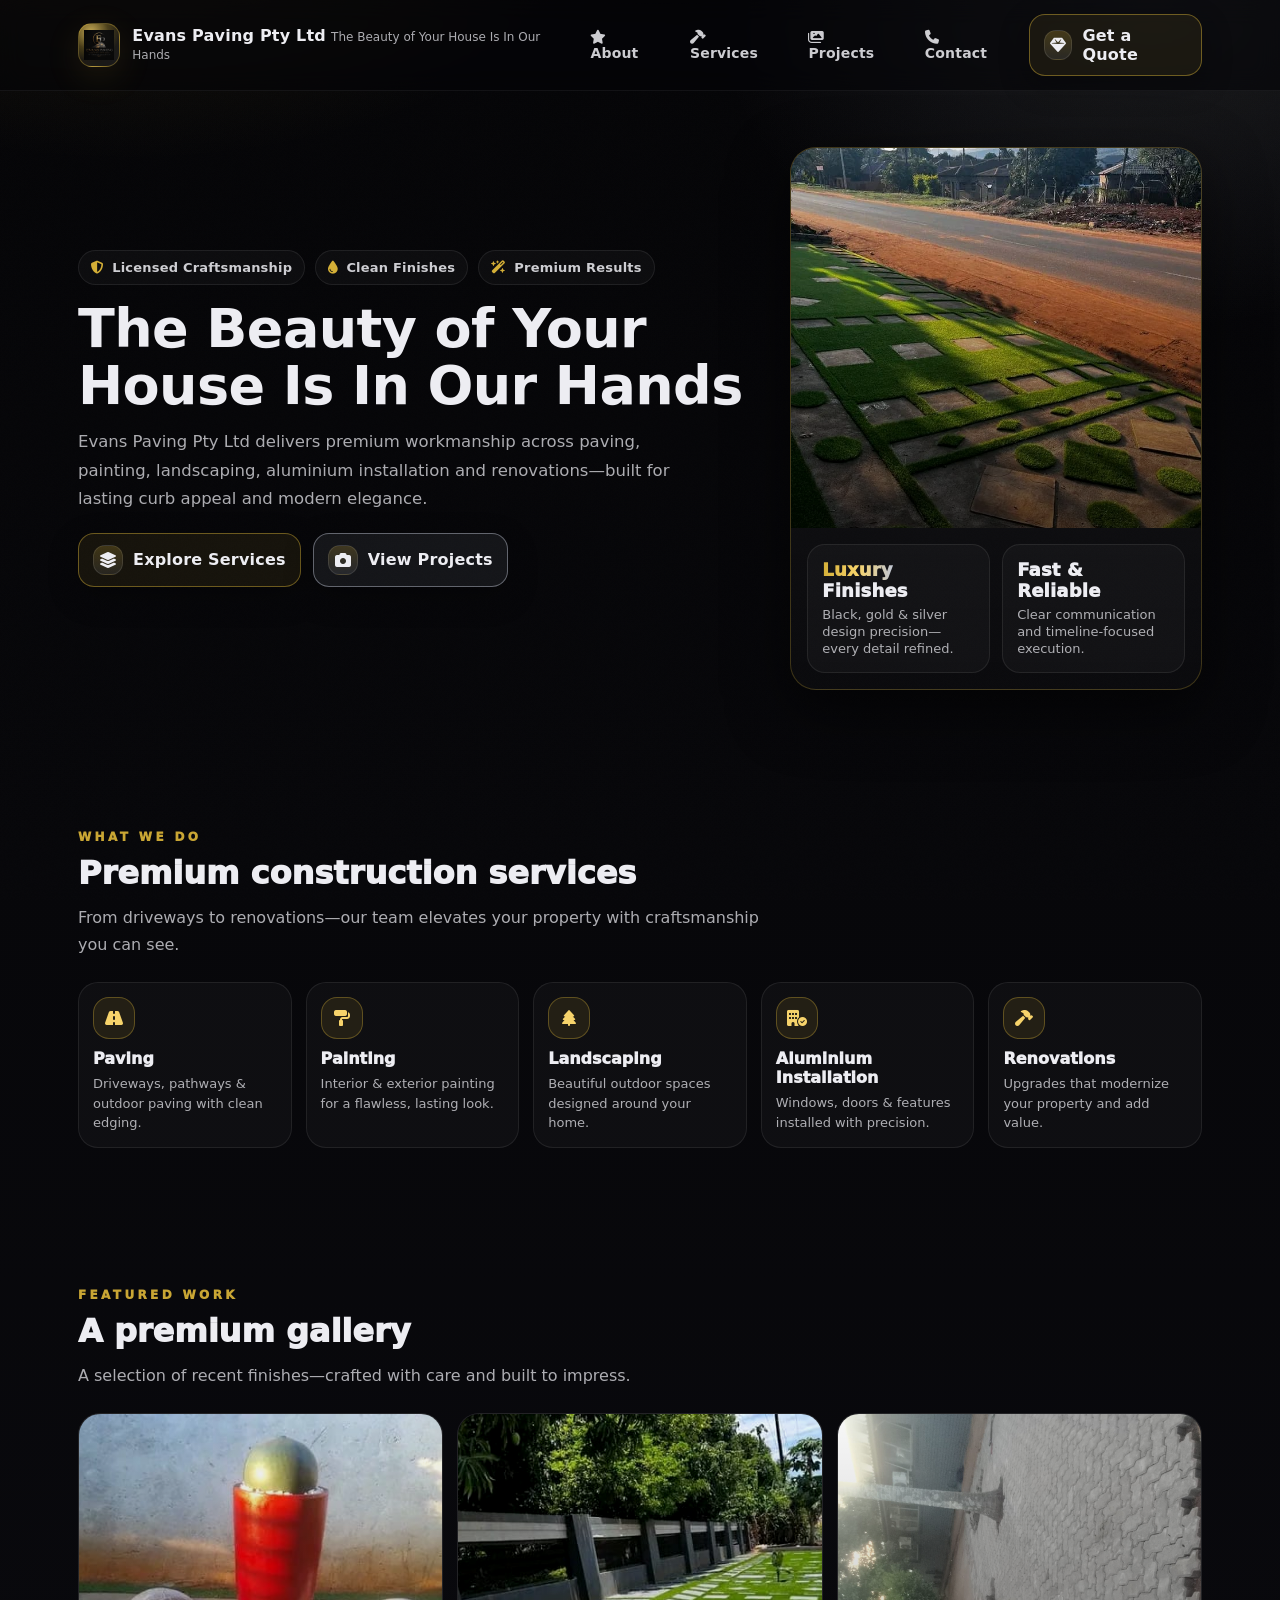
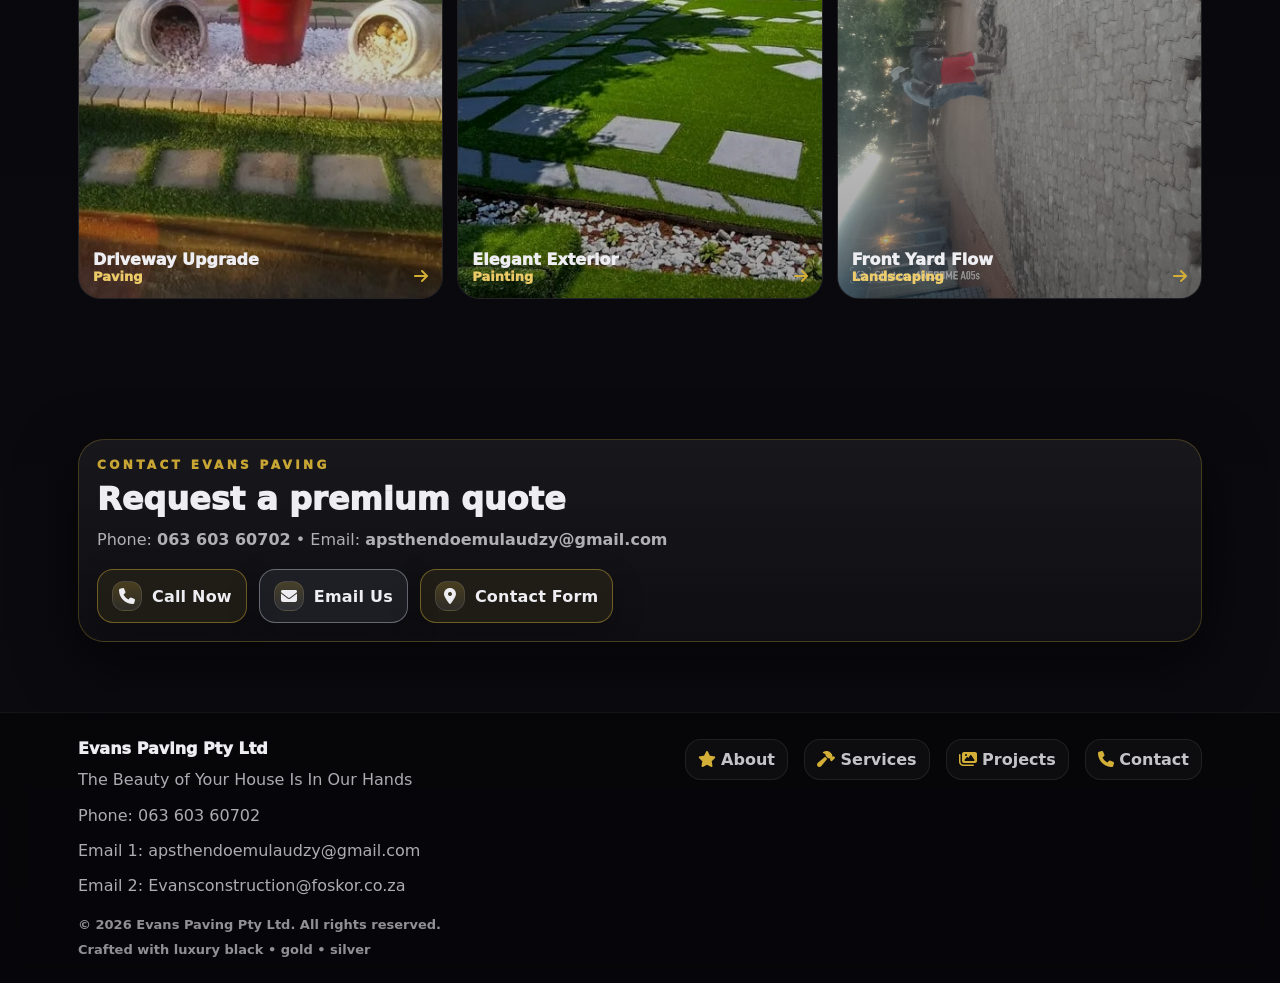
<file: index.html>
<!doctype html>
<html lang="en">
<head>
  <meta charset="utf-8" />
  <meta name="viewport" content="width=device-width, initial-scale=1" />
  <meta name="theme-color" content="#050507" />
  <meta name="description" content="Evans Paving Pty Ltd — The Beauty of Your House Is In Our Hands. Premium paving, painting, landscaping, aluminium installation and renovations." />

  <title>Evans Paving Pty Ltd</title>

  <link rel="preconnect" href="https://fonts.googleapis.com">
  <link rel="preconnect" href="https://fonts.gstatic.com" crossorigin>
  <link href="https://fonts.googleapis.com/css2?family=Inter:wght@400;600;800;900&display=swap" rel="stylesheet">

  <link rel="stylesheet" href="https://cdnjs.cloudflare.com/ajax/libs/font-awesome/6.5.0/css/all.min.css" />
  <link rel="stylesheet" href="./style.css" />
</head>
<body>
  <div class="page">
    <header>
      <div class="navbar">
        <a class="brand" href="./index.html" aria-label="Evans Paving Pty Ltd">
          <span class="mark" aria-hidden="true">
            <img src="./images/Logo.jpg" alt="Logo" />
          </span>
          <span class="text">
            <span class="name">Evans Paving Pty Ltd</span>
            <span class="tag">The Beauty of Your House Is In Our Hands</span>
          </span>
        </a>

        <nav class="navlinks" aria-label="Primary navigation">
          <a href="./about.html"><i class="fa-solid fa-star"></i> About</a>
          <a href="./service.html"><i class="fa-solid fa-hammer"></i> Services</a>
          <a href="./project.html"><i class="fa-solid fa-images"></i> Projects</a>
          <a href="./contact.html"><i class="fa-solid fa-phone"></i> Contact</a>
        </nav>

        <div class="actions">
          <a class="btn" href="./contact.html">
            <span class="icon" aria-hidden="true"><i class="fa-solid fa-gem"></i></span>
            Get a Quote
          </a>
          <button class="icon-btn hamburger" aria-label="Open menu" type="button">
            <i class="fa-solid fa-bars"></i>
          </button>
        </div>
      </div>

      <div class="mobile-drawer" aria-hidden="true">
        <div class="head">
          <div class="brand" style="min-width:auto">
            <span class="mark" aria-hidden="true">
              <img src="./images/Logo.jpg" alt="Logo" />
            </span>
            <span class="text">
              <span class="name">Evans Paving Pty Ltd</span>
              <span class="tag">Premium Construction</span>
            </span>
          </div>
          <button class="icon-btn drawer-close" aria-label="Close menu" type="button">
            <i class="fa-solid fa-xmark"></i>
          </button>
        </div>
        <div class="links">
          <a href="./about.html"><i class="fa-solid fa-star" style="color:var(--gold)"></i> About</a>
          <a href="./service.html"><i class="fa-solid fa-hammer" style="color:var(--gold)"></i> Services</a>
          <a href="./project.html"><i class="fa-solid fa-images" style="color:var(--gold)"></i> Projects</a>
          <a href="./contact.html"><i class="fa-solid fa-phone" style="color:var(--gold)"></i> Contact</a>
        </div>
      </div>
    </header>

    <main>
      <section class="section hero" id="top">
        <div class="hero-grid">
          <div>
            <div class="badges">
              <span class="badge reveal"><i class="fa-solid fa-shield-halved"></i> Licensed Craftsmanship</span>
              <span class="badge reveal"><i class="fa-solid fa-droplet"></i> Clean Finishes</span>
              <span class="badge reveal"><i class="fa-solid fa-wand-magic-sparkles"></i> Premium Results</span>
            </div>

            <h1 class="h-title reveal">The Beauty of Your House Is In Our Hands</h1>
            <p class="h-sub reveal">
              Evans Paving Pty Ltd delivers premium workmanship across paving, painting, landscaping, aluminium installation and
              renovations—built for lasting curb appeal and modern elegance.
            </p>

            <div class="hero-ctas reveal">
              <a class="btn" href="./service.html"><span class="icon" aria-hidden="true"><i class="fa-solid fa-layer-group"></i></span> Explore Services</a>
              <a class="btn" style="background:rgba(192,198,212,.08); border-color: rgba(192,198,212,.45)" href="./project.html">
                <span class="icon" aria-hidden="true"><i class="fa-solid fa-camera"></i></span> View Projects
              </a>
            </div>
          </div>

          <div class="hero-card reveal">
            <div class="img" aria-hidden="true">
              <img src="./images/IMG-20260331-WA0034.jpg" alt="Completed paving project" loading="lazy" />
            </div>
            <div class="stats">
              <div class="stat">
                <div class="k"><span class="gold-text">Luxury</span> Finishes</div>
                <div class="l">Black, gold & silver design precision—every detail refined.</div>
              </div>
              <div class="stat">
                <div class="k">Fast & Reliable</div>
                <div class="l">Clear communication and timeline-focused execution.</div>
              </div>
            </div>
          </div>
        </div>
      </section>

      <section class="section" aria-label="Services overview">
        <div class="kicker reveal">What we do</div>
        <h2 class="section-title reveal">Premium construction services</h2>
        <p class="section-sub reveal">From driveways to renovations—our team elevates your property with craftsmanship you can see.</p>

        <div class="icon-grid">
          <div class="service-tile reveal" tabindex="0">
            <div class="i"><i class="fa-solid fa-road"></i></div>
            <div class="t">Paving</div>
            <div class="d">Driveways, pathways & outdoor paving with clean edging.</div>
          </div>
          <div class="service-tile reveal" tabindex="0">
            <div class="i"><i class="fa-solid fa-paint-roller"></i></div>
            <div class="t">Painting</div>
            <div class="d">Interior & exterior painting for a flawless, lasting look.</div>
          </div>
          <div class="service-tile reveal" tabindex="0">
            <div class="i"><i class="fa-solid fa-tree"></i></div>
            <div class="t">Landscaping</div>
            <div class="d">Beautiful outdoor spaces designed around your home.</div>
          </div>
          <div class="service-tile reveal" tabindex="0">
            <div class="i"><i class="fa-solid fa-building-circle-check"></i></div>
            <div class="t">Aluminium Installation</div>
            <div class="d">Windows, doors & features installed with precision.</div>
          </div>
          <div class="service-tile reveal" tabindex="0">
            <div class="i"><i class="fa-solid fa-hammer"></i></div>
            <div class="t">Renovations</div>
            <div class="d">Upgrades that modernize your property and add value.</div>
          </div>
        </div>
      </section>

      <section class="section" aria-label="Featured projects">
        <div class="kicker reveal">Featured work</div>
        <h2 class="section-title reveal">A premium gallery</h2>
        <p class="section-sub reveal">A selection of recent finishes—crafted with care and built to impress.</p>

        <div class="gallery reveal">
          <a class="g-item" href="./project.html" aria-label="Project 1">
            <img src="./images/IMG-20260331-WA0033.jpg" alt="Paving project" loading="lazy" />
            <div class="cap">
              <div>
                <div class="name">Driveway Upgrade</div>
                <div class="cat">Paving</div>
              </div>
              <i class="fa-solid fa-arrow-right" style="color:var(--gold)"></i>
            </div>
          </a>
          <a class="g-item" href="./project.html" aria-label="Project 2">
            <img src="./images/IMG-20260331-WA0035.jpg" alt="Painting project" loading="lazy" />
            <div class="cap">
              <div>
                <div class="name">Elegant Exterior</div>
                <div class="cat">Painting</div>
              </div>
              <i class="fa-solid fa-arrow-right" style="color:var(--gold)"></i>
            </div>
          </a>
          <a class="g-item" href="./project.html" aria-label="Project 3">
            <img src="./images/IMG-20260331-WA0036.jpg" alt="Landscaping project" loading="lazy" />
            <div class="cap">
              <div>
                <div class="name">Front Yard Flow</div>
                <div class="cat">Landscaping</div>
              </div>
              <i class="fa-solid fa-arrow-right" style="color:var(--gold)"></i>
            </div>
          </a>
        </div>
      </section>

      <section class="section" aria-label="Quick contact">
        <div class="hero-card reveal">
          <div style="padding:18px;">
            <div class="kicker" style="margin-bottom:8px;">Contact Evans Paving</div>
            <h2 class="section-title" style="margin-bottom:8px;">Request a premium quote</h2>
            <p class="section-sub" style="margin-bottom:16px;">
              Phone: <strong>063 603 60702</strong> • Email: <strong>apsthendoemulaudzy@gmail.com</strong>
            </p>
            <div class="hero-ctas">
              <a class="btn" href="tel:06360360702"><span class="icon" aria-hidden="true"><i class="fa-solid fa-phone"></i></span> Call Now</a>
              <a class="btn" style="background:rgba(192,198,212,.08); border-color: rgba(192,198,212,.45)" href="mailto:apsthendoemulaudzy@gmail.com">
                <span class="icon" aria-hidden="true"><i class="fa-solid fa-envelope"></i></span> Email Us
              </a>
              <a class="btn" href="./contact.html"><span class="icon" aria-hidden="true"><i class="fa-solid fa-location-dot"></i></span> Contact Form</a>
            </div>
          </div>
        </div>
      </section>
    </main>

    <footer>
      <div class="footer-inner">
        <div class="foot-left">
          <div class="f-name">Evans Paving Pty Ltd</div>
          <div class="f-sub">The Beauty of Your House Is In Our Hands</div>
          <div class="f-sub">Phone: 063 603 60702</div>
          <div class="f-sub">Email 1: apsthendoemulaudzy@gmail.com</div>
          <div class="f-sub">Email 2: Evansconstruction@foskor.co.za</div>
        </div>

        <div class="foot-links" aria-label="Footer links">
          <a href="./about.html"><i class="fa-solid fa-star" style="color:var(--gold)"></i> About</a>
          <a href="./service.html"><i class="fa-solid fa-hammer" style="color:var(--gold)"></i> Services</a>
          <a href="./project.html"><i class="fa-solid fa-images" style="color:var(--gold)"></i> Projects</a>
          <a href="./contact.html"><i class="fa-solid fa-phone" style="color:var(--gold)"></i> Contact</a>
        </div>

        <div class="foot-right">
          <div class="copy">© <span id="year"></span> Evans Paving Pty Ltd. All rights reserved.</div>
          <div class="copy">Crafted with luxury black • gold • silver</div>
        </div>
      </div>
    </footer>
  </div>

  <script>
    document.getElementById('year').textContent = new Date().getFullYear();
  </script>
  <script src="./script.js"></script>
</body>
</html>
</file>
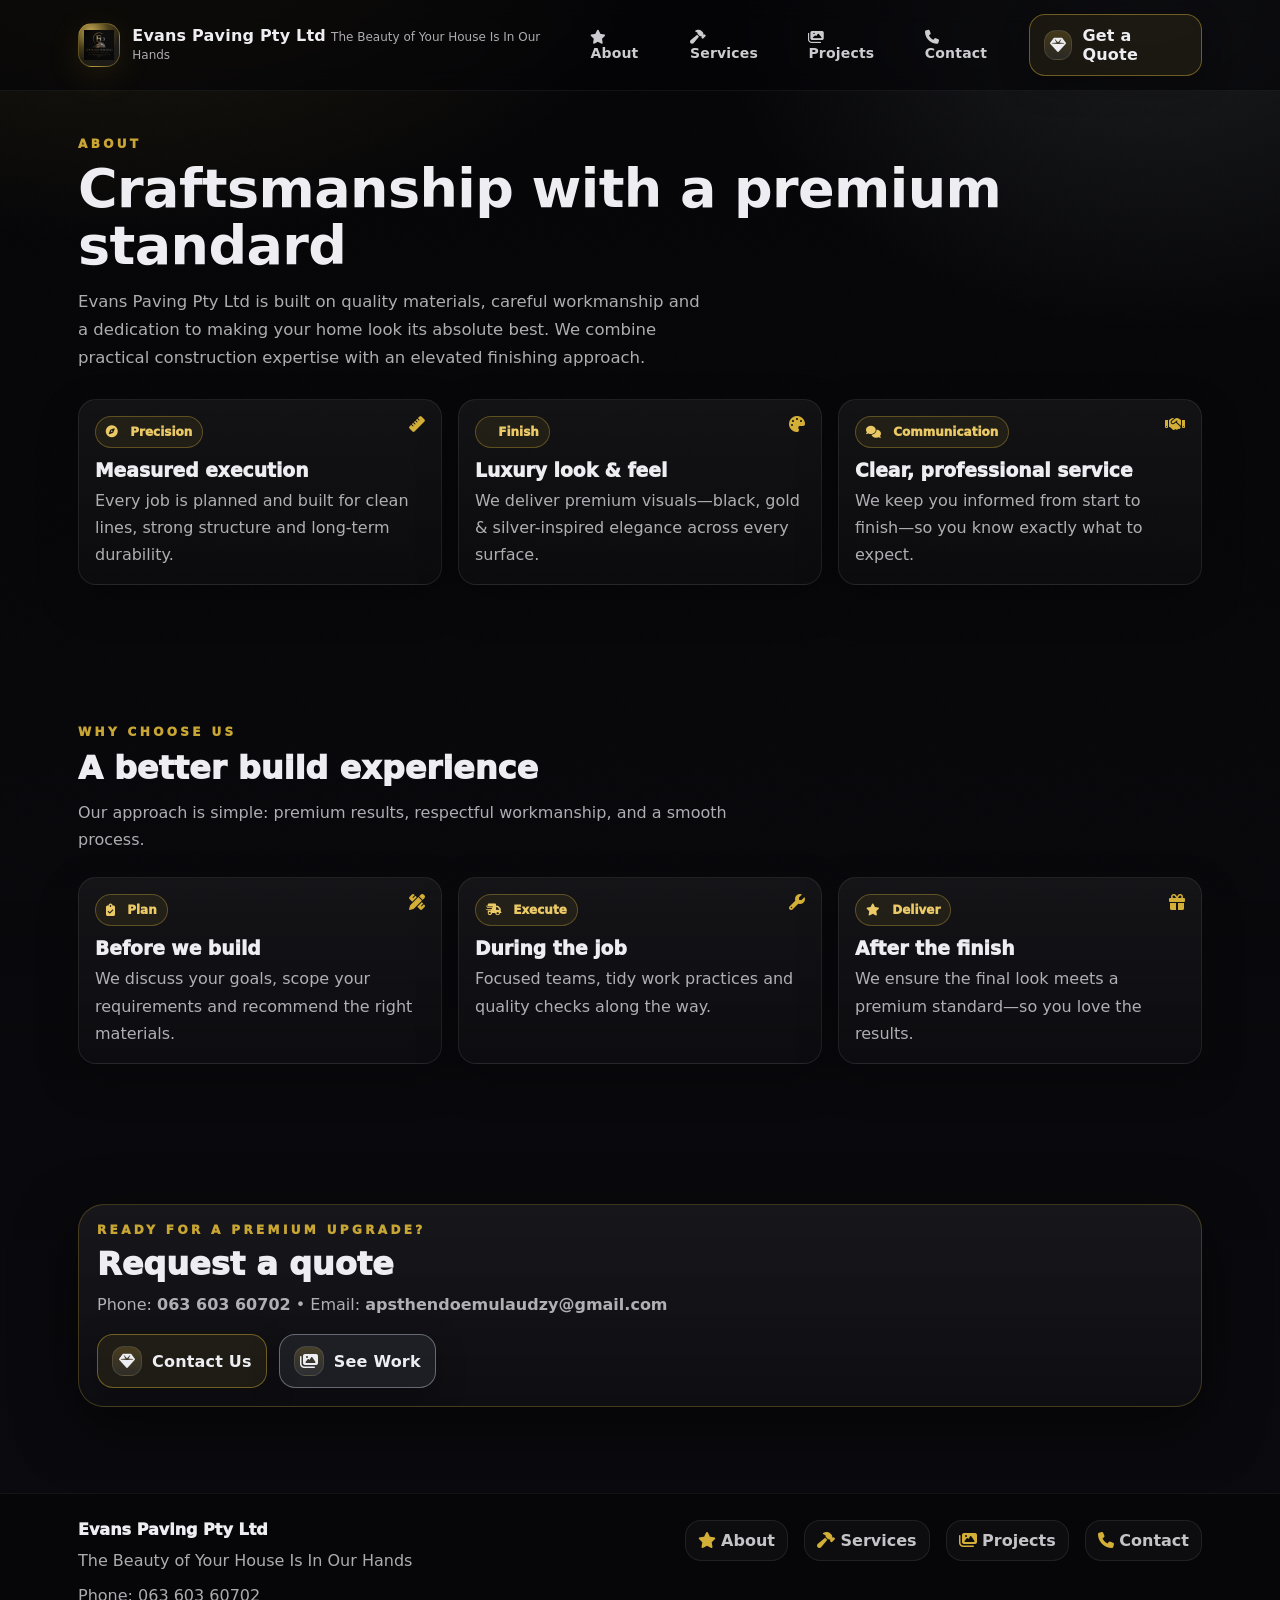
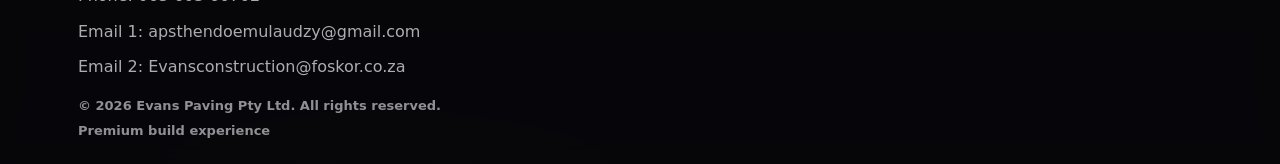
<file: about.html>
<!doctype html>
<html lang="en">
<head>
  <meta charset="utf-8" />
  <meta name="viewport" content="width=device-width, initial-scale=1" />
  <meta name="theme-color" content="#050507" />
  <title>About Evans Paving Pty Ltd</title>
  <link rel="stylesheet" href="https://cdnjs.cloudflare.com/ajax/libs/font-awesome/6.5.0/css/all.min.css" />
  <link rel="preconnect" href="https://fonts.googleapis.com">
  <link rel="preconnect" href="https://fonts.gstatic.com" crossorigin>
  <link href="https://fonts.googleapis.com/css2?family=Inter:wght@400;600;800;900&display=swap" rel="stylesheet">
  <link rel="stylesheet" href="./style.css" />
</head>
<body>
  <div class="page">
    <header>
      <div class="navbar">
        <a class="brand" href="./index.html" aria-label="Evans Paving Pty Ltd">
          <span class="mark" aria-hidden="true"><img src="./images/Logo.jpg" alt="Logo" /></span>
          <span class="text">
            <span class="name">Evans Paving Pty Ltd</span>
            <span class="tag">The Beauty of Your House Is In Our Hands</span>
          </span>
        </a>

        <nav class="navlinks" aria-label="Primary navigation">
          <a href="./about.html" aria-current="page"><i class="fa-solid fa-star"></i> About</a>
          <a href="./service.html"><i class="fa-solid fa-hammer"></i> Services</a>
          <a href="./project.html"><i class="fa-solid fa-images"></i> Projects</a>
          <a href="./contact.html"><i class="fa-solid fa-phone"></i> Contact</a>
        </nav>

        <div class="actions">
          <a class="btn" href="./contact.html"><span class="icon" aria-hidden="true"><i class="fa-solid fa-gem"></i></span> Get a Quote</a>
          <button class="icon-btn hamburger" aria-label="Open menu" type="button"><i class="fa-solid fa-bars"></i></button>
        </div>
      </div>

      <div class="mobile-drawer" aria-hidden="true">
        <div class="head">
          <div class="brand" style="min-width:auto">
            <span class="mark" aria-hidden="true"><img src="./images/Logo.jpg" alt="Logo" /></span>
            <span class="text">
              <span class="name">Evans Paving Pty Ltd</span>
              <span class="tag">Premium Construction</span>
            </span>
          </div>
          <button class="icon-btn drawer-close" aria-label="Close menu" type="button"><i class="fa-solid fa-xmark"></i></button>
        </div>
        <div class="links">
          <a href="./about.html"><i class="fa-solid fa-star" style="color:var(--gold)"></i> About</a>
          <a href="./service.html"><i class="fa-solid fa-hammer" style="color:var(--gold)"></i> Services</a>
          <a href="./project.html"><i class="fa-solid fa-images" style="color:var(--gold)"></i> Projects</a>
          <a href="./contact.html"><i class="fa-solid fa-phone" style="color:var(--gold)"></i> Contact</a>
        </div>
      </div>
    </header>

    <main>
      <section class="section hero" style="padding-top:46px;">
        <div class="kicker reveal">About</div>
        <h1 class="h-title reveal">Craftsmanship with a premium standard</h1>
        <p class="h-sub reveal">
          Evans Paving Pty Ltd is built on quality materials, careful workmanship and a dedication to making your home look its absolute best.
          We combine practical construction expertise with an elevated finishing approach.
        </p>

        <div class="grid-3" style="margin-top:26px;">
          <div class="card reveal">
            <div class="top">
              <span class="pill"><i class="fa-solid fa-compass" style="margin-right:8px;"></i> Precision</span>
              <i class="fa-solid fa-ruler" style="color:var(--gold)"></i>
            </div>
            <h3>Measured execution</h3>
            <p>Every job is planned and built for clean lines, strong structure and long-term durability.</p>
          </div>
          <div class="card reveal">
            <div class="top">
              <span class="pill"><i class="fa-solid fa-sparkles" style="margin-right:8px;"></i> Finish</span>
              <i class="fa-solid fa-palette" style="color:var(--gold)"></i>
            </div>
            <h3>Luxury look & feel</h3>
            <p>We deliver premium visuals—black, gold & silver-inspired elegance across every surface.</p>
          </div>
          <div class="card reveal">
            <div class="top">
              <span class="pill"><i class="fa-solid fa-comments" style="margin-right:8px;"></i> Communication</span>
              <i class="fa-solid fa-handshake" style="color:var(--gold)"></i>
            </div>
            <h3>Clear, professional service</h3>
            <p>We keep you informed from start to finish—so you know exactly what to expect.</p>
          </div>
        </div>
      </section>

      <section class="section" aria-label="Why choose us">
        <div class="kicker reveal">Why choose us</div>
        <h2 class="section-title reveal">A better build experience</h2>
        <p class="section-sub reveal">Our approach is simple: premium results, respectful workmanship, and a smooth process.</p>

        <div class="grid-3" style="margin-top:24px;">
          <div class="card reveal">
            <div class="top">
              <span class="pill"><i class="fa-solid fa-clipboard-check" style="margin-right:8px;"></i> Plan</span>
              <i class="fa-solid fa-pen-ruler" style="color:var(--gold)"></i>
            </div>
            <h3>Before we build</h3>
            <p>We discuss your goals, scope your requirements and recommend the right materials.</p>
          </div>
          <div class="card reveal">
            <div class="top">
              <span class="pill"><i class="fa-solid fa-truck-fast" style="margin-right:8px;"></i> Execute</span>
              <i class="fa-solid fa-wrench" style="color:var(--gold)"></i>
            </div>
            <h3>During the job</h3>
            <p>Focused teams, tidy work practices and quality checks along the way.</p>
          </div>
          <div class="card reveal">
            <div class="top">
              <span class="pill"><i class="fa-solid fa-star" style="margin-right:8px;"></i> Deliver</span>
              <i class="fa-solid fa-gift" style="color:var(--gold)"></i>
            </div>
            <h3>After the finish</h3>
            <p>We ensure the final look meets a premium standard—so you love the results.</p>
          </div>
        </div>
      </section>

      <section class="section" style="padding-bottom:86px;" aria-label="CTA">
        <div class="hero-card reveal">
          <div style="padding:18px;">
            <div class="kicker" style="margin-bottom:8px;">Ready for a premium upgrade?</div>
            <h2 class="section-title" style="margin-bottom:8px;">Request a quote</h2>
            <p class="section-sub" style="margin-bottom:16px;">Phone: <strong>063 603 60702</strong> • Email: <strong>apsthendoemulaudzy@gmail.com</strong></p>
            <div class="hero-ctas">
              <a class="btn" href="./contact.html"><span class="icon" aria-hidden="true"><i class="fa-solid fa-gem"></i></span> Contact Us</a>
              <a class="btn" style="background:rgba(192,198,212,.08); border-color: rgba(192,198,212,.45)" href="./project.html">
                <span class="icon" aria-hidden="true"><i class="fa-solid fa-images"></i></span> See Work
              </a>
            </div>
          </div>
        </div>
      </section>
    </main>

    <footer>
      <div class="footer-inner">
        <div class="foot-left">
          <div class="f-name">Evans Paving Pty Ltd</div>
          <div class="f-sub">The Beauty of Your House Is In Our Hands</div>
          <div class="f-sub">Phone: 063 603 60702</div>
          <div class="f-sub">Email 1: apsthendoemulaudzy@gmail.com</div>
          <div class="f-sub">Email 2: Evansconstruction@foskor.co.za</div>
        </div>
        <div class="foot-links">
          <a href="./about.html"><i class="fa-solid fa-star" style="color:var(--gold)"></i> About</a>
          <a href="./service.html"><i class="fa-solid fa-hammer" style="color:var(--gold)"></i> Services</a>
          <a href="./project.html"><i class="fa-solid fa-images" style="color:var(--gold)"></i> Projects</a>
          <a href="./contact.html"><i class="fa-solid fa-phone" style="color:var(--gold)"></i> Contact</a>
        </div>
        <div class="foot-right">
          <div class="copy">© <span id="year"></span> Evans Paving Pty Ltd. All rights reserved.</div>
          <div class="copy">Premium build experience</div>
        </div>
      </div>
    </footer>
  </div>

  <script>
    document.getElementById('year').textContent = new Date().getFullYear();
  </script>
  <script src="./script.js"></script>
</body>
</html>
</file>
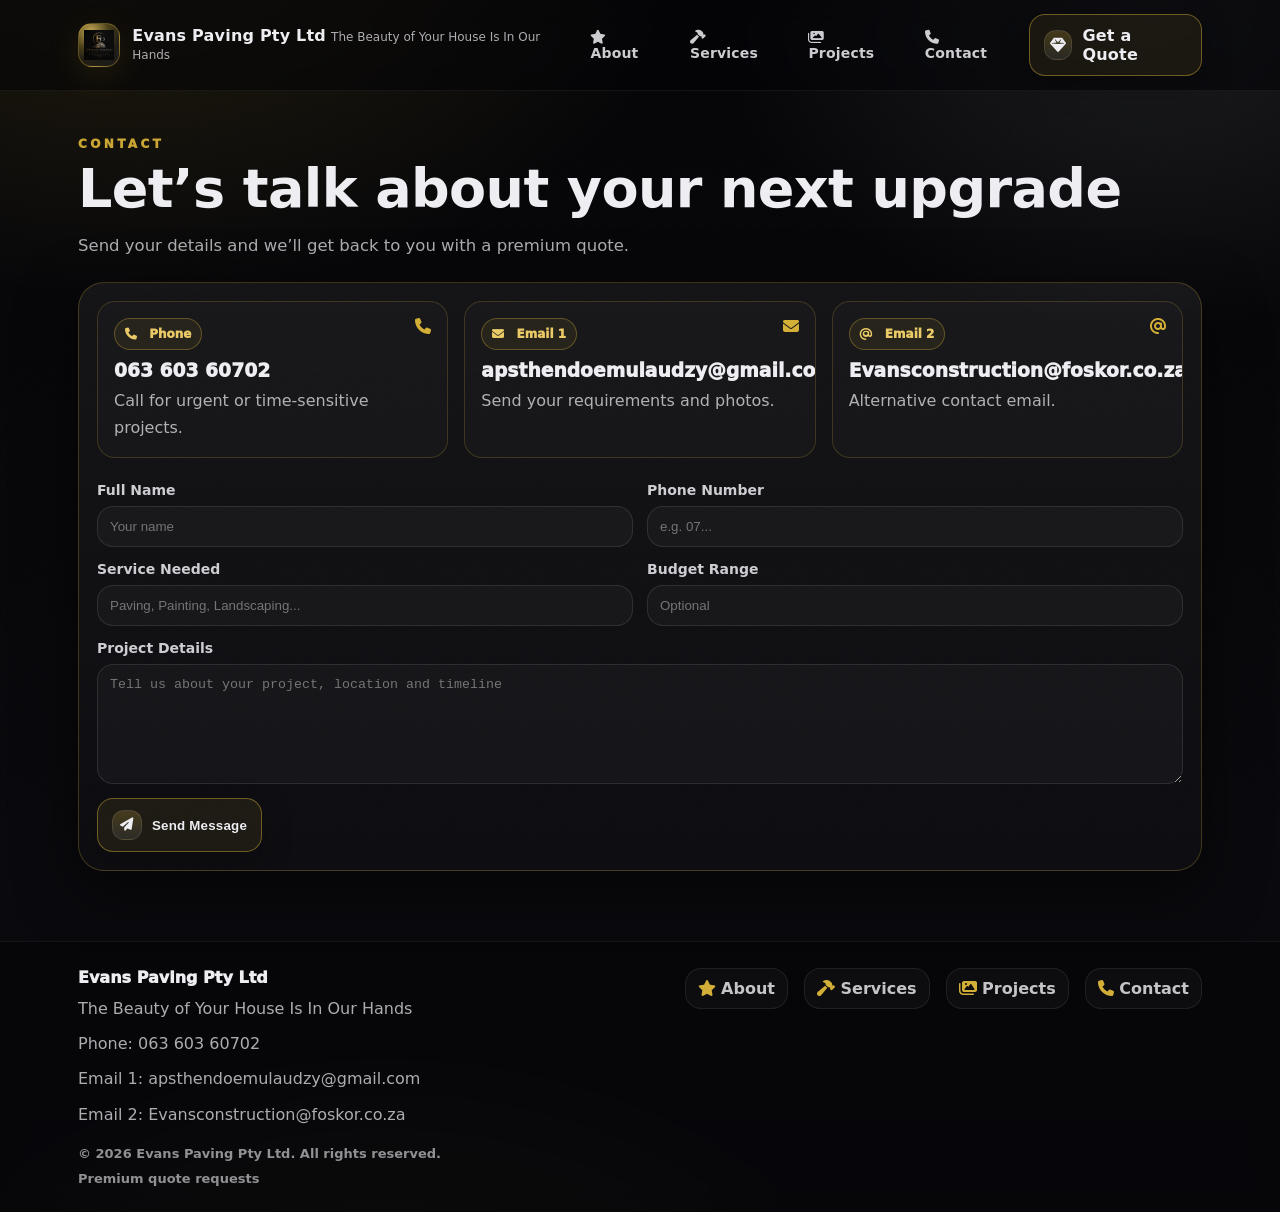
<file: contact.html>
<!doctype html>
<html lang="en">
<head>
  <meta charset="utf-8" />
  <meta name="viewport" content="width=device-width, initial-scale=1" />
  <meta name="theme-color" content="#050507" />
  <title>Contact | Evans Paving Pty Ltd</title>
  <link rel="stylesheet" href="https://cdnjs.cloudflare.com/ajax/libs/font-awesome/6.5.0/css/all.min.css" />
  <link rel="preconnect" href="https://fonts.googleapis.com">
  <link rel="preconnect" href="https://fonts.gstatic.com" crossorigin>
  <link href="https://fonts.googleapis.com/css2?family=Inter:wght@400;600;800;900&display=swap" rel="stylesheet">
  <link rel="stylesheet" href="./style.css" />
</head>
<body>
  <div class="page">
    <header>
      <div class="navbar">
        <a class="brand" href="./index.html" aria-label="Evans Paving Pty Ltd">
          <span class="mark" aria-hidden="true"><img src="./images/Logo.jpg" alt="Logo" /></span>
          <span class="text">
            <span class="name">Evans Paving Pty Ltd</span>
            <span class="tag">The Beauty of Your House Is In Our Hands</span>
          </span>
        </a>

        <nav class="navlinks" aria-label="Primary navigation">
          <a href="./about.html"><i class="fa-solid fa-star"></i> About</a>
          <a href="./service.html"><i class="fa-solid fa-hammer"></i> Services</a>
          <a href="./project.html"><i class="fa-solid fa-images"></i> Projects</a>
          <a href="./contact.html" aria-current="page"><i class="fa-solid fa-phone"></i> Contact</a>
        </nav>

        <div class="actions">
          <a class="btn" href="./contact.html"><span class="icon" aria-hidden="true"><i class="fa-solid fa-gem"></i></span> Get a Quote</a>
          <button class="icon-btn hamburger" aria-label="Open menu" type="button"><i class="fa-solid fa-bars"></i></button>
        </div>
      </div>

      <div class="mobile-drawer" aria-hidden="true">
        <div class="head">
          <div class="brand" style="min-width:auto">
            <span class="mark" aria-hidden="true"><img src="./images/Logo.jpg" alt="Logo" /></span>
            <span class="text">
              <span class="name">Evans Paving Pty Ltd</span>
              <span class="tag">Premium Construction</span>
            </span>
          </div>
          <button class="icon-btn drawer-close" aria-label="Close menu" type="button"><i class="fa-solid fa-xmark"></i></button>
        </div>
        <div class="links">
          <a href="./about.html"><i class="fa-solid fa-star" style="color:var(--gold)"></i> About</a>
          <a href="./service.html"><i class="fa-solid fa-hammer" style="color:var(--gold)"></i> Services</a>
          <a href="./project.html"><i class="fa-solid fa-images" style="color:var(--gold)"></i> Projects</a>
          <a href="./contact.html"><i class="fa-solid fa-phone" style="color:var(--gold)"></i> Contact</a>
        </div>
      </div>
    </header>

    <main>
      <section class="section hero" style="padding-top:46px;">
        <div class="kicker reveal">Contact</div>
        <h1 class="h-title reveal">Let’s talk about your next upgrade</h1>
        <p class="h-sub reveal">Send your details and we’ll get back to you with a premium quote.</p>

        <div class="hero-card reveal" style="margin-top:22px;">
          <div style="padding:18px;">
            <div class="grid-3" style="margin-top:0; grid-template-columns: repeat(3, 1fr);">
              <div class="card" style="box-shadow:none; background:rgba(255,255,255,.02); border-color:rgba(212,175,55,.20); margin:0;">
                <div class="top"><span class="pill"><i class="fa-solid fa-phone" style="margin-right:8px;"></i> Phone</span><i class="fa-solid fa-phone" style="color:var(--gold)"></i></div>
                <h3 style="margin-top:10px;">063 603 60702</h3>
                <p>Call for urgent or time-sensitive projects.</p>
              </div>
              <div class="card" style="box-shadow:none; background:rgba(255,255,255,.02); border-color:rgba(212,175,55,.20); margin:0;">
                <div class="top"><span class="pill"><i class="fa-solid fa-envelope" style="margin-right:8px;"></i> Email 1</span><i class="fa-solid fa-envelope" style="color:var(--gold)"></i></div>
                <h3 style="margin-top:10px;">apsthendoemulaudzy@gmail.com</h3>
                <p>Send your requirements and photos.</p>
              </div>
              <div class="card" style="box-shadow:none; background:rgba(255,255,255,.02); border-color:rgba(212,175,55,.20); margin:0;">
                <div class="top"><span class="pill"><i class="fa-solid fa-at" style="margin-right:8px;"></i> Email 2</span><i class="fa-solid fa-at" style="color:var(--gold)"></i></div>
                <h3 style="margin-top:10px;">Evansconstruction@foskor.co.za</h3>
                <p>Alternative contact email.</p>
              </div>
            </div>

            <form class="form" onsubmit="return false;" id="contactForm">
              <div class="field">
                <label for="name">Full Name</label>
                <input id="name" name="name" type="text" placeholder="Your name" required />
              </div>
              <div class="field">
                <label for="phone">Phone Number</label>
                <input id="phone" name="phone" type="tel" placeholder="e.g. 07..." required />
              </div>
              <div class="field">
                <label for="service">Service Needed</label>
                <input id="service" name="service" type="text" placeholder="Paving, Painting, Landscaping..." required />
              </div>
              <div class="field">
                <label for="budget">Budget Range</label>
                <input id="budget" name="budget" type="text" placeholder="Optional" />
              </div>
              <div class="field" style="grid-column: 1 / -1;">
                <label for="message">Project Details</label>
                <textarea id="message" name="message" placeholder="Tell us about your project, location and timeline" required></textarea>
              </div>

              <div style="grid-column: 1 / -1; display:flex; flex-wrap:wrap; gap:12px; align-items:center;">
                <button class="btn" type="submit" onclick="handleSubmit()">
                  <span class="icon" aria-hidden="true"><i class="fa-solid fa-paper-plane"></i></span>
                  Send Message
                </button>
                <div id="formStatus" class="copy" role="status" aria-live="polite"></div>
              </div>
            </form>

            <script>
              function handleSubmit(){
                const status = document.getElementById('formStatus');
                const name = document.getElementById('name').value.trim();
                const phone = document.getElementById('phone').value.trim();
                const service = document.getElementById('service').value.trim();
                const budget = document.getElementById('budget').value.trim();
                const message = document.getElementById('message').value.trim();

                const subject = encodeURIComponent(`Quote request — ${service || 'Service'}`);
                const body = encodeURIComponent(
                  `Name: ${name}\nPhone: ${phone}\nService: ${service}\nBudget: ${budget || 'N/A'}\n\nMessage:\n${message}`
                );

                // Open email client (no backend needed)
                window.location.href = `mailto:apsthendoemulaudzy@gmail.com?subject=${subject}&body=${body}`;
                status.textContent = 'Opening your email client...';
                return false;
              }
            </script>
          </div>
        </div>
      </section>
    </main>

    <footer>
      <div class="footer-inner">
        <div class="foot-left">
          <div class="f-name">Evans Paving Pty Ltd</div>
          <div class="f-sub">The Beauty of Your House Is In Our Hands</div>
          <div class="f-sub">Phone: 063 603 60702</div>
          <div class="f-sub">Email 1: apsthendoemulaudzy@gmail.com</div>
          <div class="f-sub">Email 2: Evansconstruction@foskor.co.za</div>
        </div>
        <div class="foot-links">
          <a href="./about.html"><i class="fa-solid fa-star" style="color:var(--gold)"></i> About</a>
          <a href="./service.html"><i class="fa-solid fa-hammer" style="color:var(--gold)"></i> Services</a>
          <a href="./project.html"><i class="fa-solid fa-images" style="color:var(--gold)"></i> Projects</a>
          <a href="./contact.html"><i class="fa-solid fa-phone" style="color:var(--gold)"></i> Contact</a>
        </div>
        <div class="foot-right">
          <div class="copy">© <span id="year"></span> Evans Paving Pty Ltd. All rights reserved.</div>
          <div class="copy">Premium quote requests</div>
        </div>
      </div>
    </footer>
  </div>

  <script>
    document.getElementById('year').textContent = new Date().getFullYear();
  </script>
  <script src="./script.js"></script>
</body>
</html>
</file>
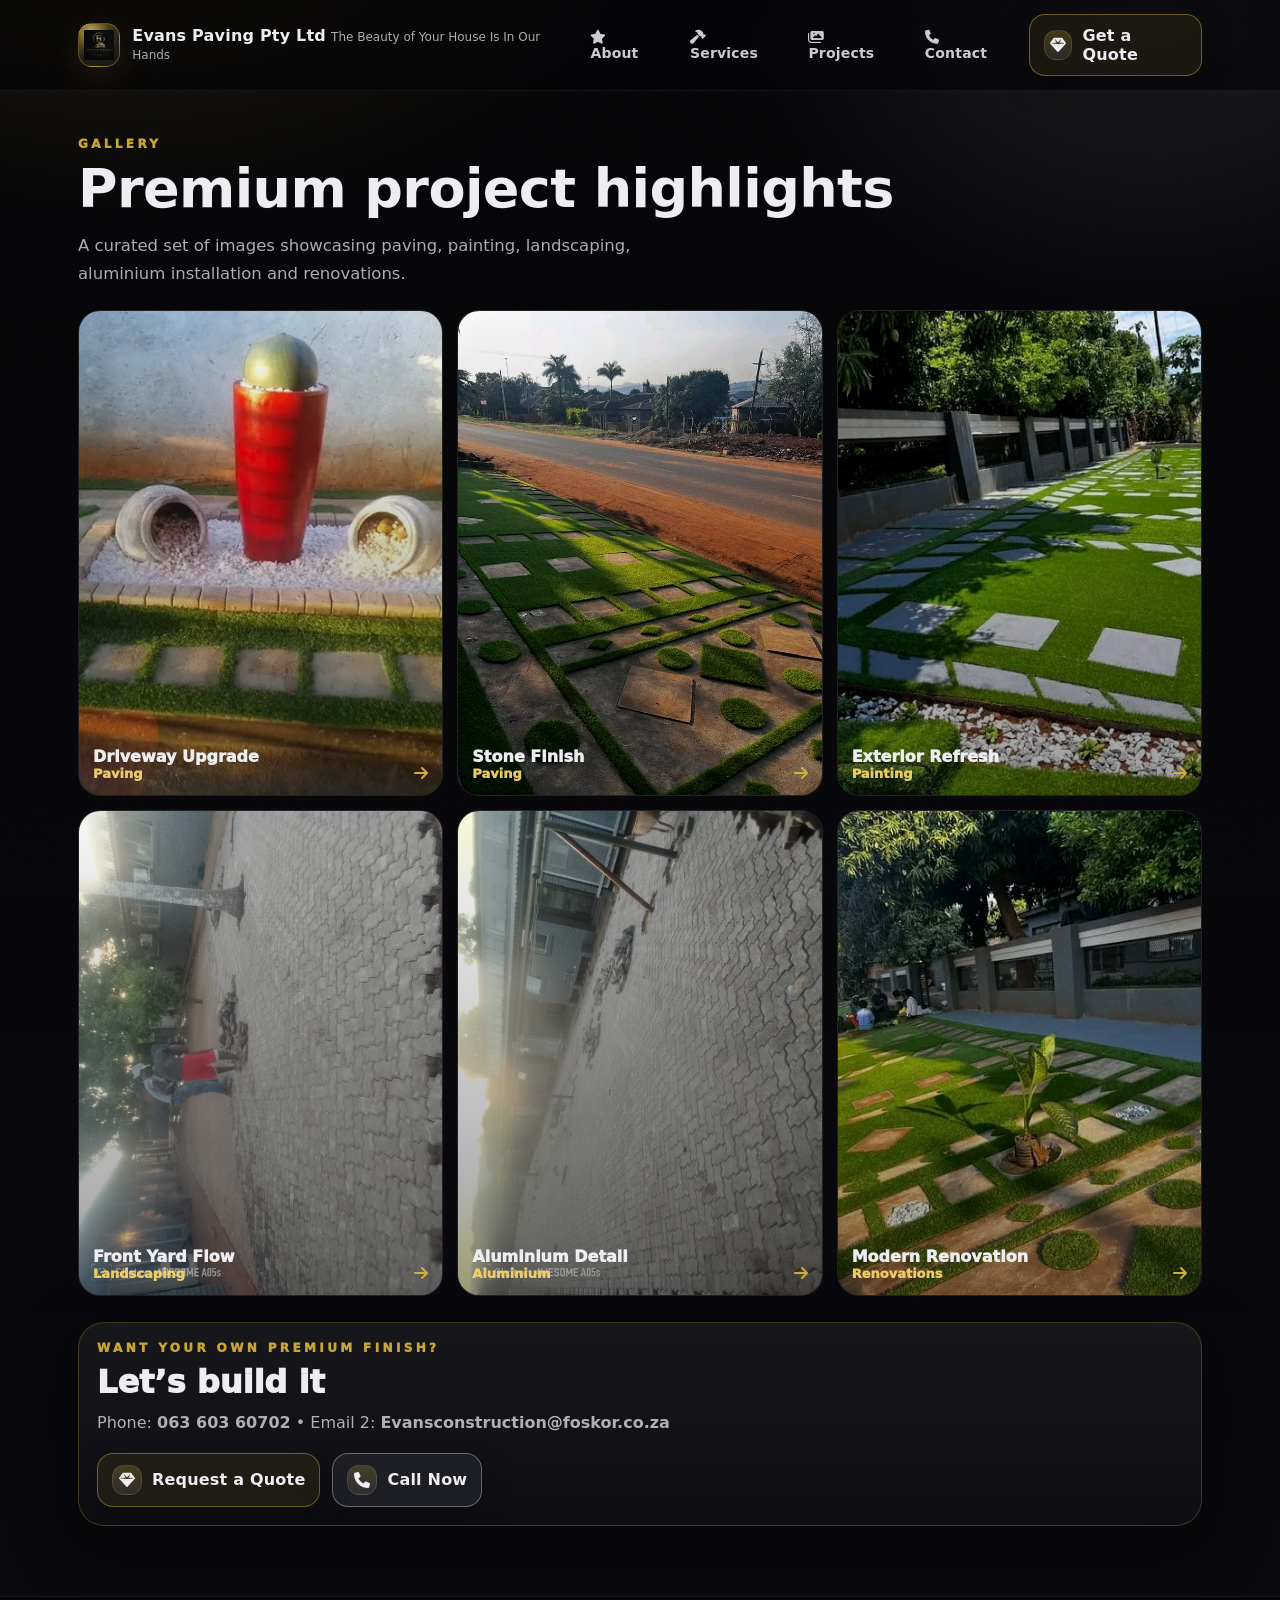
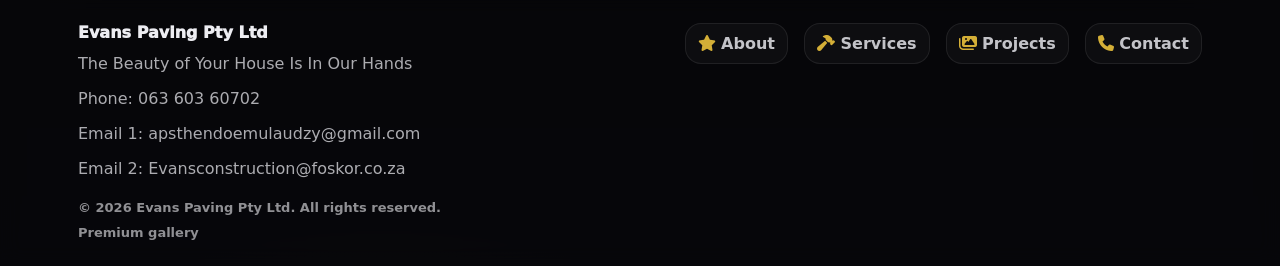
<file: project.html>
<!doctype html>
<html lang="en">
<head>
  <meta charset="utf-8" />
  <meta name="viewport" content="width=device-width, initial-scale=1" />
  <meta name="theme-color" content="#050507" />
  <title>Projects | Evans Paving Pty Ltd</title>
  <link rel="stylesheet" href="https://cdnjs.cloudflare.com/ajax/libs/font-awesome/6.5.0/css/all.min.css" />
  <link rel="preconnect" href="https://fonts.googleapis.com">
  <link rel="preconnect" href="https://fonts.gstatic.com" crossorigin>
  <link href="https://fonts.googleapis.com/css2?family=Inter:wght@400;600;800;900&display=swap" rel="stylesheet">
  <link rel="stylesheet" href="./style.css" />
</head>
<body>
  <div class="page">
    <header>
      <div class="navbar">
        <a class="brand" href="./index.html" aria-label="Evans Paving Pty Ltd">
          <span class="mark" aria-hidden="true"><img src="./images/Logo.jpg" alt="Logo" /></span>
          <span class="text">
            <span class="name">Evans Paving Pty Ltd</span>
            <span class="tag">The Beauty of Your House Is In Our Hands</span>
          </span>
        </a>

        <nav class="navlinks" aria-label="Primary navigation">
          <a href="./about.html"><i class="fa-solid fa-star"></i> About</a>
          <a href="./service.html"><i class="fa-solid fa-hammer"></i> Services</a>
          <a href="./project.html" aria-current="page"><i class="fa-solid fa-images"></i> Projects</a>
          <a href="./contact.html"><i class="fa-solid fa-phone"></i> Contact</a>
        </nav>

        <div class="actions">
          <a class="btn" href="./contact.html"><span class="icon" aria-hidden="true"><i class="fa-solid fa-gem"></i></span> Get a Quote</a>
          <button class="icon-btn hamburger" aria-label="Open menu" type="button"><i class="fa-solid fa-bars"></i></button>
        </div>
      </div>

      <div class="mobile-drawer" aria-hidden="true">
        <div class="head">
          <div class="brand" style="min-width:auto">
            <span class="mark" aria-hidden="true"><img src="./images/Logo.jpg" alt="Logo" /></span>
            <span class="text">
              <span class="name">Evans Paving Pty Ltd</span>
              <span class="tag">Premium Construction</span>
            </span>
          </div>
          <button class="icon-btn drawer-close" aria-label="Close menu" type="button"><i class="fa-solid fa-xmark"></i></button>
        </div>
        <div class="links">
          <a href="./about.html"><i class="fa-solid fa-star" style="color:var(--gold)"></i> About</a>
          <a href="./service.html"><i class="fa-solid fa-hammer" style="color:var(--gold)"></i> Services</a>
          <a href="./project.html"><i class="fa-solid fa-images" style="color:var(--gold)"></i> Projects</a>
          <a href="./contact.html"><i class="fa-solid fa-phone" style="color:var(--gold)"></i> Contact</a>
        </div>
      </div>
    </header>

    <main>
      <section class="section hero" style="padding-top:46px;">
        <div class="kicker reveal">Gallery</div>
        <h1 class="h-title reveal">Premium project highlights</h1>
        <p class="h-sub reveal">A curated set of images showcasing paving, painting, landscaping, aluminium installation and renovations.</p>

        <div class="gallery" style="margin-top:22px;">
          <a class="g-item reveal" href="#" aria-label="Project image 1">
            <img src="./images/IMG-20260331-WA0033.jpg" alt="Paving project" loading="lazy" />
            <div class="cap"><div><div class="name">Driveway Upgrade</div><div class="cat">Paving</div></div><i class="fa-solid fa-arrow-right" style="color:var(--gold)"></i></div>
          </a>
          <a class="g-item reveal" href="#" aria-label="Project image 2">
            <img src="./images/IMG-20260331-WA0034.jpg" alt="Paving project" loading="lazy" />
            <div class="cap"><div><div class="name">Stone Finish</div><div class="cat">Paving</div></div><i class="fa-solid fa-arrow-right" style="color:var(--gold)"></i></div>
          </a>
          <a class="g-item reveal" href="#" aria-label="Project image 3">
            <img src="./images/IMG-20260331-WA0035.jpg" alt="Painting project" loading="lazy" />
            <div class="cap"><div><div class="name">Exterior Refresh</div><div class="cat">Painting</div></div><i class="fa-solid fa-arrow-right" style="color:var(--gold)"></i></div>
          </a>
          <a class="g-item reveal" href="#" aria-label="Project image 4">
            <img src="./images/IMG-20260331-WA0036.jpg" alt="Landscaping project" loading="lazy" />
            <div class="cap"><div><div class="name">Front Yard Flow</div><div class="cat">Landscaping</div></div><i class="fa-solid fa-arrow-right" style="color:var(--gold)"></i></div>
          </a>
          <a class="g-item reveal" href="#" aria-label="Project image 5">
            <img src="./images/IMG-20260331-WA0037.jpg" alt="Aluminium installation" loading="lazy" />
            <div class="cap"><div><div class="name">Aluminium Detail</div><div class="cat">Aluminium</div></div><i class="fa-solid fa-arrow-right" style="color:var(--gold)"></i></div>
          </a>
          <a class="g-item reveal" href="#" aria-label="Project image 6">
            <img src="./images/IMG-20260331-WA0038.jpg" alt="Renovations" loading="lazy" />
            <div class="cap"><div><div class="name">Modern Renovation</div><div class="cat">Renovations</div></div><i class="fa-solid fa-arrow-right" style="color:var(--gold)"></i></div>
          </a>
        </div>

        <div class="hero-card reveal" style="margin-top:26px;">
          <div style="padding:18px;">
            <div class="kicker" style="margin-bottom:8px;">Want your own premium finish?</div>
            <h2 class="section-title" style="margin-bottom:8px;">Let’s build it</h2>
            <p class="section-sub" style="margin-bottom:16px;">Phone: <strong>063 603 60702</strong> • Email 2: <strong>Evansconstruction@foskor.co.za</strong></p>
            <div class="hero-ctas">
              <a class="btn" href="./contact.html"><span class="icon" aria-hidden="true"><i class="fa-solid fa-gem"></i></span> Request a Quote</a>
              <a class="btn" style="background:rgba(192,198,212,.08); border-color: rgba(192,198,212,.45)" href="tel:06360360702">
                <span class="icon" aria-hidden="true"><i class="fa-solid fa-phone"></i></span> Call Now
              </a>
            </div>
          </div>
        </div>
      </section>
    </main>

    <footer>
      <div class="footer-inner">
        <div class="foot-left">
          <div class="f-name">Evans Paving Pty Ltd</div>
          <div class="f-sub">The Beauty of Your House Is In Our Hands</div>
          <div class="f-sub">Phone: 063 603 60702</div>
          <div class="f-sub">Email 1: apsthendoemulaudzy@gmail.com</div>
          <div class="f-sub">Email 2: Evansconstruction@foskor.co.za</div>
        </div>
        <div class="foot-links">
          <a href="./about.html"><i class="fa-solid fa-star" style="color:var(--gold)"></i> About</a>
          <a href="./service.html"><i class="fa-solid fa-hammer" style="color:var(--gold)"></i> Services</a>
          <a href="./project.html"><i class="fa-solid fa-images" style="color:var(--gold)"></i> Projects</a>
          <a href="./contact.html"><i class="fa-solid fa-phone" style="color:var(--gold)"></i> Contact</a>
        </div>
        <div class="foot-right">
          <div class="copy">© <span id="year"></span> Evans Paving Pty Ltd. All rights reserved.</div>
          <div class="copy">Premium gallery</div>
        </div>
      </div>
    </footer>
  </div>

  <script>
    document.getElementById('year').textContent = new Date().getFullYear();
  </script>
  <script src="./script.js"></script>
</body>
</html>
</file>
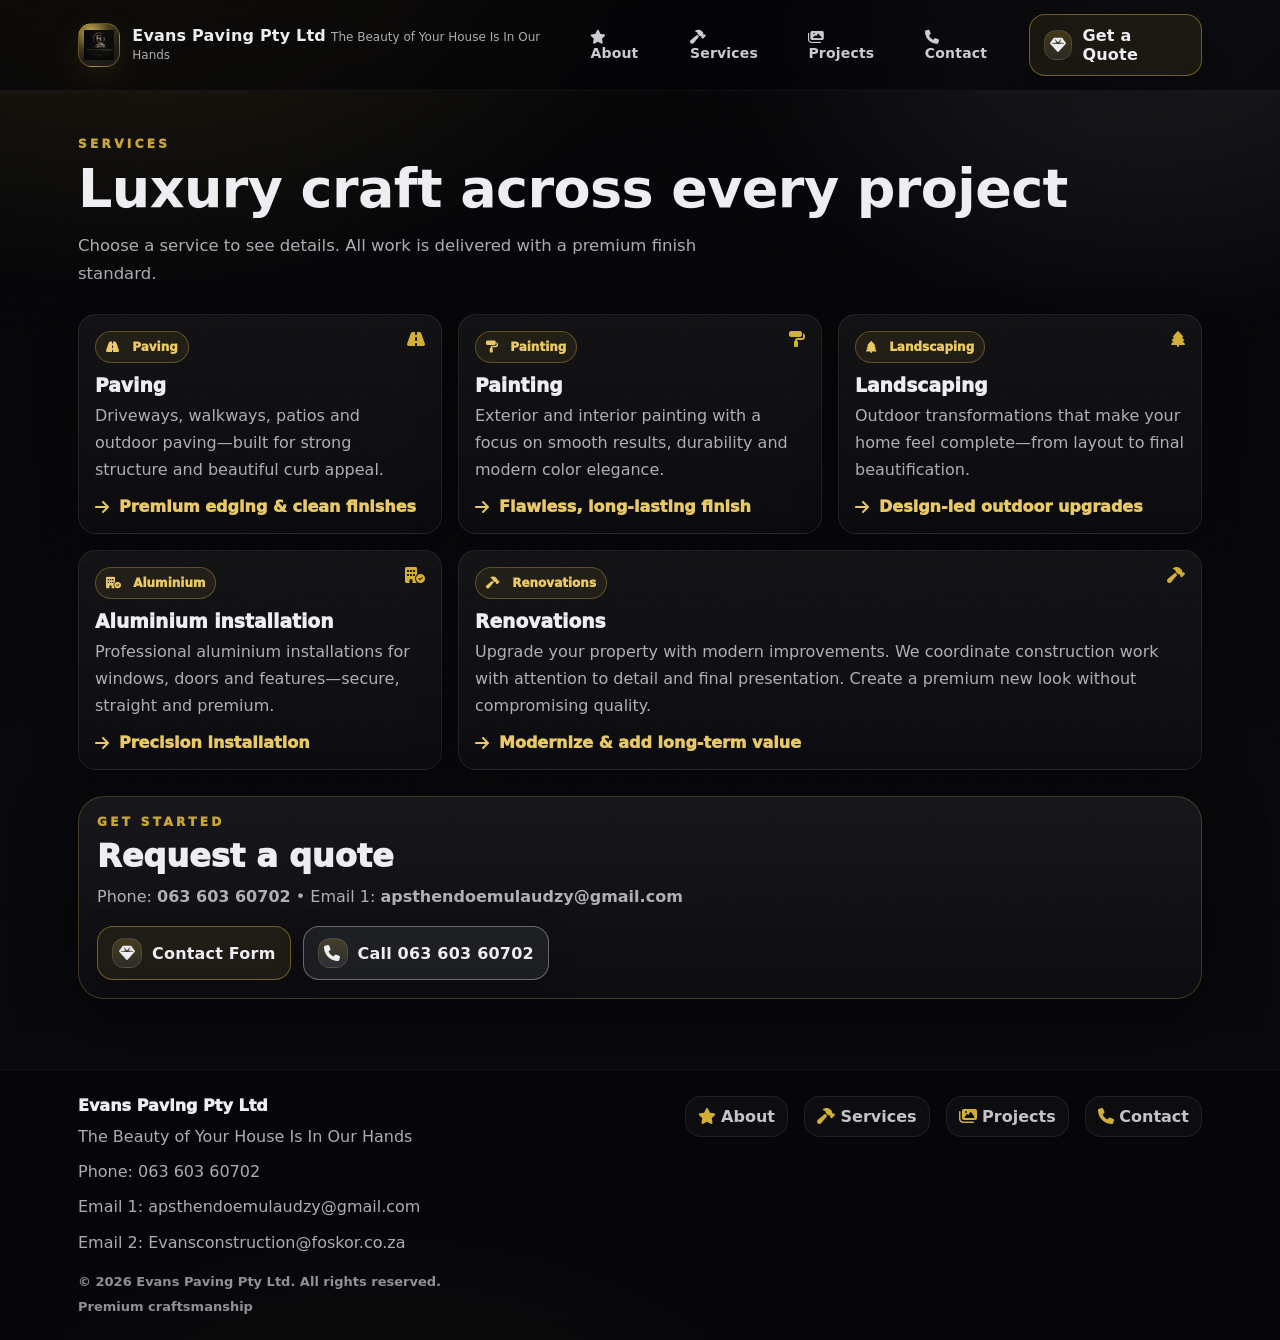
<file: service.html>
<!doctype html>
<html lang="en">
<head>
  <meta charset="utf-8" />
  <meta name="viewport" content="width=device-width, initial-scale=1" />
  <meta name="theme-color" content="#050507" />
  <title>Services | Evans Paving Pty Ltd</title>
  <link rel="stylesheet" href="https://cdnjs.cloudflare.com/ajax/libs/font-awesome/6.5.0/css/all.min.css" />
  <link rel="preconnect" href="https://fonts.googleapis.com">
  <link rel="preconnect" href="https://fonts.gstatic.com" crossorigin>
  <link href="https://fonts.googleapis.com/css2?family=Inter:wght@400;600;800;900&display=swap" rel="stylesheet">
  <link rel="stylesheet" href="./style.css" />
</head>
<body>
  <div class="page">
    <header>
      <div class="navbar">
        <a class="brand" href="./index.html" aria-label="Evans Paving Pty Ltd">
          <span class="mark" aria-hidden="true"><img src="./images/Logo.jpg" alt="Logo" /></span>
          <span class="text">
            <span class="name">Evans Paving Pty Ltd</span>
            <span class="tag">The Beauty of Your House Is In Our Hands</span>
          </span>
        </a>

        <nav class="navlinks" aria-label="Primary navigation">
          <a href="./about.html"><i class="fa-solid fa-star"></i> About</a>
          <a href="./service.html" aria-current="page"><i class="fa-solid fa-hammer"></i> Services</a>
          <a href="./project.html"><i class="fa-solid fa-images"></i> Projects</a>
          <a href="./contact.html"><i class="fa-solid fa-phone"></i> Contact</a>
        </nav>

        <div class="actions">
          <a class="btn" href="./contact.html"><span class="icon" aria-hidden="true"><i class="fa-solid fa-gem"></i></span> Get a Quote</a>
          <button class="icon-btn hamburger" aria-label="Open menu" type="button"><i class="fa-solid fa-bars"></i></button>
        </div>
      </div>

      <div class="mobile-drawer" aria-hidden="true">
        <div class="head">
          <div class="brand" style="min-width:auto">
            <span class="mark" aria-hidden="true"><img src="./images/Logo.jpg" alt="Logo" /></span>
            <span class="text">
              <span class="name">Evans Paving Pty Ltd</span>
              <span class="tag">Premium Construction</span>
            </span>
          </div>
          <button class="icon-btn drawer-close" aria-label="Close menu" type="button"><i class="fa-solid fa-xmark"></i></button>
        </div>
        <div class="links">
          <a href="./about.html"><i class="fa-solid fa-star" style="color:var(--gold)"></i> About</a>
          <a href="./service.html"><i class="fa-solid fa-hammer" style="color:var(--gold)"></i> Services</a>
          <a href="./project.html"><i class="fa-solid fa-images" style="color:var(--gold)"></i> Projects</a>
          <a href="./contact.html"><i class="fa-solid fa-phone" style="color:var(--gold)"></i> Contact</a>
        </div>
      </div>
    </header>

    <main>
      <section class="section hero" style="padding-top:46px;">
        <div class="kicker reveal">Services</div>
        <h1 class="h-title reveal">Luxury craft across every project</h1>
        <p class="h-sub reveal">Choose a service to see details. All work is delivered with a premium finish standard.</p>

        <div class="grid-3" style="margin-top:26px;">
          <div class="card reveal">
            <div class="top">
              <span class="pill"><i class="fa-solid fa-road" style="margin-right:8px;"></i> Paving</span>
              <i class="fa-solid fa-road" style="color:var(--gold)"></i>
            </div>
            <h3>Paving</h3>
            <p>Driveways, walkways, patios and outdoor paving—built for strong structure and beautiful curb appeal.</p>
            <div class="more"><i class="fa-solid fa-arrow-right"></i> Premium edging & clean finishes</div>
          </div>

          <div class="card reveal">
            <div class="top">
              <span class="pill"><i class="fa-solid fa-paint-roller" style="margin-right:8px;"></i> Painting</span>
              <i class="fa-solid fa-paint-roller" style="color:var(--gold)"></i>
            </div>
            <h3>Painting</h3>
            <p>Exterior and interior painting with a focus on smooth results, durability and modern color elegance.</p>
            <div class="more"><i class="fa-solid fa-arrow-right"></i> Flawless, long-lasting finish</div>
          </div>

          <div class="card reveal">
            <div class="top">
              <span class="pill"><i class="fa-solid fa-tree" style="margin-right:8px;"></i> Landscaping</span>
              <i class="fa-solid fa-tree" style="color:var(--gold)"></i>
            </div>
            <h3>Landscaping</h3>
            <p>Outdoor transformations that make your home feel complete—from layout to final beautification.</p>
            <div class="more"><i class="fa-solid fa-arrow-right"></i> Design-led outdoor upgrades</div>
          </div>

          <div class="card reveal">
            <div class="top">
              <span class="pill"><i class="fa-solid fa-building-circle-check" style="margin-right:8px;"></i> Aluminium</span>
              <i class="fa-solid fa-building-circle-check" style="color:var(--gold)"></i>
            </div>
            <h3>Aluminium installation</h3>
            <p>Professional aluminium installations for windows, doors and features—secure, straight and premium.</p>
            <div class="more"><i class="fa-solid fa-arrow-right"></i> Precision installation</div>
          </div>

          <div class="card reveal" style="grid-column: span 2;">
            <div class="top">
              <span class="pill"><i class="fa-solid fa-hammer" style="margin-right:8px;"></i> Renovations</span>
              <i class="fa-solid fa-hammer" style="color:var(--gold)"></i>
            </div>
            <h3>Renovations</h3>
            <p>
              Upgrade your property with modern improvements. We coordinate construction work with attention to detail and final presentation.
              Create a premium new look without compromising quality.
            </p>
            <div class="more"><i class="fa-solid fa-arrow-right"></i> Modernize & add long-term value</div>
          </div>
        </div>

        <div class="hero-card reveal" style="margin-top:26px;">
          <div style="padding:18px;">
            <div class="kicker" style="margin-bottom:8px;">Get started</div>
            <h2 class="section-title" style="margin-bottom:8px;">Request a quote</h2>
            <p class="section-sub" style="margin-bottom:16px;">Phone: <strong>063 603 60702</strong> • Email 1: <strong>apsthendoemulaudzy@gmail.com</strong></p>
            <div class="hero-ctas">
              <a class="btn" href="./contact.html"><span class="icon" aria-hidden="true"><i class="fa-solid fa-gem"></i></span> Contact Form</a>
              <a class="btn" style="background:rgba(192,198,212,.08); border-color: rgba(192,198,212,.45)" href="tel:06360360702">
                <span class="icon" aria-hidden="true"><i class="fa-solid fa-phone"></i></span> Call 063 603 60702
              </a>
            </div>
          </div>
        </div>
      </section>
    </main>

    <footer>
      <div class="footer-inner">
        <div class="foot-left">
          <div class="f-name">Evans Paving Pty Ltd</div>
          <div class="f-sub">The Beauty of Your House Is In Our Hands</div>
          <div class="f-sub">Phone: 063 603 60702</div>
          <div class="f-sub">Email 1: apsthendoemulaudzy@gmail.com</div>
          <div class="f-sub">Email 2: Evansconstruction@foskor.co.za</div>
        </div>
        <div class="foot-links">
          <a href="./about.html"><i class="fa-solid fa-star" style="color:var(--gold)"></i> About</a>
          <a href="./service.html"><i class="fa-solid fa-hammer" style="color:var(--gold)"></i> Services</a>
          <a href="./project.html"><i class="fa-solid fa-images" style="color:var(--gold)"></i> Projects</a>
          <a href="./contact.html"><i class="fa-solid fa-phone" style="color:var(--gold)"></i> Contact</a>
        </div>
        <div class="foot-right">
          <div class="copy">© <span id="year"></span> Evans Paving Pty Ltd. All rights reserved.</div>
          <div class="copy">Premium craftsmanship</div>
        </div>
      </div>
    </footer>
  </div>

  <script>
    document.getElementById('year').textContent = new Date().getFullYear();
  </script>
  <script src="./script.js"></script>
</body>
</html>
</file>
<file: style.css>
:root{
  --bg0:#050507;
  --bg1:#0B0B10;
  --card:#0f1016cc;
  --stroke:rgba(255,255,255,.08);
  --text:#EDEDF2;
  --muted:rgba(237,237,242,.72);
  --gold:#D4AF37;
  --gold2:#F6D36B;
  --silver:#C0C6D4;
  --silver2:#E9ECF5;
  --danger:#ff4d4d;
  --shadow: 0 20px 60px rgba(0,0,0,.55);
  --radius: 18px;
  --radius2: 26px;
  --max: 1160px;
}

*{box-sizing:border-box}
html{scroll-behavior:smooth}
body{
  margin:0;
  font-family: ui-sans-serif, system-ui, -apple-system, Segoe UI, Roboto, Helvetica, Arial, "Apple Color Emoji","Segoe UI Emoji";
  background:
    radial-gradient(1000px 700px at 10% -10%, rgba(212,175,55,.16), transparent 60%),
    radial-gradient(800px 600px at 90% 0%, rgba(192,198,212,.12), transparent 55%),
    radial-gradient(900px 700px at 30% 120%, rgba(212,175,55,.10), transparent 60%),
    linear-gradient(180deg, var(--bg0), var(--bg1));
  color:var(--text);
  overflow-x:hidden;
}

a{color:inherit; text-decoration:none}
img{max-width:100%; display:block}

/* --- Premium grain + glow overlays --- */
.page{
  position:relative;
}
.page::before{
  content:"";
  position:fixed;
  inset:0;
  pointer-events:none;
  background-image: url("data:image/svg+xml,%3Csvg xmlns='http://www.w3.org/2000/svg' width='160' height='160'%3E%3Cfilter id='n'%3E%3CfeTurbulence type='fractalNoise' baseFrequency='.8' numOctaves='3' stitchTiles='stitch'/%3E%3C/filter%3E%3Crect width='160' height='160' filter='url(%23n)' opacity='.25'/%3E%3C/svg%3E");
  opacity:.08;
  mix-blend-mode:overlay;
  z-index:0;
}

/* --- Header / nav --- */
header{
  position:sticky;
  top:0;
  z-index:50;
  backdrop-filter: blur(12px);
  background: rgba(5,5,7,.58);
  border-bottom: 1px solid rgba(255,255,255,.06);
}
.navbar{
  max-width:var(--max);
  margin:0 auto;
  padding:14px 18px;
  display:flex;
  align-items:center;
  justify-content:space-between;
  gap:14px;
}
.brand{
  display:flex;
  align-items:center;
  gap:12px;
  min-width: 230px;
}
.brand .mark{
  width:44px;height:44px;
  border-radius:14px;
  background:
    radial-gradient(circle at 30% 20%, rgba(246,211,107,.85), rgba(212,175,55,.25) 40%, rgba(0,0,0,0) 65%),
    linear-gradient(135deg, rgba(212,175,55,.18), rgba(192,198,212,.12));
  border:1px solid rgba(212,175,55,.35);
  box-shadow: 0 10px 35px rgba(212,175,55,.12);
  display:grid; place-items:center;
  overflow:hidden;
}
.brand .mark img{width:30px; height:30px; object-fit:contain; filter: drop-shadow(0 10px 18px rgba(0,0,0,.55));}
.brand .text{line-height:1.1}
.brand .text .name{
  font-weight:800;
  letter-spacing:.2px;
}
.brand .text .tag{
  color:var(--muted);
  font-size:12px;
}

.navlinks{
  display:flex;
  align-items:center;
  gap:8px;
}
.navlinks a{
  padding:10px 12px;
  border-radius:14px;
  color:rgba(237,237,242,.86);
  border:1px solid transparent;
  transition: .25s ease;
  font-weight:600;
  letter-spacing:.2px;
  font-size:14px;
}
.navlinks a:hover{
  color:var(--text);
  border-color: rgba(212,175,55,.35);
  background: rgba(212,175,55,.07);
  transform: translateY(-1px);
}

.actions{
  display:flex;
  align-items:center;
  gap:10px;
}

.btn{
  border:1px solid rgba(212,175,55,.45);
  background: rgba(212,175,55,.08);
  color:var(--text);
  padding:11px 14px;
  border-radius:16px;
  font-weight:800;
  letter-spacing:.2px;
  display:inline-flex;
  align-items:center;
  gap:10px;
  cursor:pointer;
  transition: .25s ease;
  box-shadow: 0 10px 30px rgba(0,0,0,.25);
}
.btn:hover{
  transform: translateY(-2px);
  background: rgba(212,175,55,.14);
  border-color: rgba(246,211,107,.65);
}
.btn:active{transform: translateY(-1px)}
.btn .icon{
  width:30px;height:30px;
  border-radius:12px;
  display:grid; place-items:center;
  background: linear-gradient(180deg, rgba(212,175,55,.22), rgba(192,198,212,.10));
  border:1px solid rgba(255,255,255,.10);
}

.icon-btn{
  width:42px;height:42px;
  display:grid; place-items:center;
  border-radius:16px;
  border:1px solid rgba(255,255,255,.08);
  background: rgba(255,255,255,.03);
  transition:.25s ease;
}
.icon-btn:hover{
  transform: translateY(-2px);
  border-color: rgba(212,175,55,.40);
  background: rgba(212,175,55,.08);
}

.hamburger{display:none}

/* --- Mobile nav --- */
@media (max-width: 900px){
  .navlinks{display:none}
  .hamburger{display:grid}
}

.mobile-drawer{
  position:fixed;
  top:0;right:0;
  width:min(420px, 88vw);
  height:100vh;
  background: rgba(8,8,12,.88);
  border-left:1px solid rgba(212,175,55,.30);
  backdrop-filter: blur(14px);
  z-index:80;
  transform: translateX(110%);
  transition:.35s ease;
  padding:18px;
}
.mobile-drawer.open{transform: translateX(0)}
.mobile-drawer .head{
  display:flex; align-items:center; justify-content:space-between; gap:10px;
  padding-bottom:12px;
  border-bottom:1px solid rgba(255,255,255,.08);
}
.mobile-drawer .links{display:flex; flex-direction:column; gap:10px; padding:14px 0}
.mobile-drawer .links a{
  padding:12px 12px;
  border-radius:16px;
  border:1px solid rgba(255,255,255,.08);
  background: rgba(255,255,255,.03);
  font-weight:800;
}
.mobile-drawer .links a:hover{
  border-color: rgba(212,175,55,.45);
  background: rgba(212,175,55,.08);
}

/* --- Layout --- */
main{position:relative; z-index:1}
.section{
  max-width:var(--max);
  margin:0 auto;
  padding: 70px 18px;
}

.hero{
  padding-top: 56px;
}
.hero-grid{
  display:grid;
  grid-template-columns: 1.25fr .75fr;
  gap:26px;
  align-items:center;
}
@media (max-width: 980px){
  .hero-grid{grid-template-columns:1fr;}
}

.badges{display:flex; flex-wrap:wrap; gap:10px; margin-bottom:16px}
.badge{
  padding:9px 12px;
  border-radius:999px;
  border:1px solid rgba(255,255,255,.08);
  background: rgba(255,255,255,.03);
  color: rgba(237,237,242,.86);
  font-weight:800;
  font-size:13px;
  letter-spacing:.2px;
  display:inline-flex; align-items:center; gap:8px;
}
.badge i{color: var(--gold)}

.h-title{
  font-size: clamp(32px, 4.3vw, 54px);
  line-height:1.05;
  margin:0 0 14px 0;
  font-weight:900;
  letter-spacing:-.6px;
}

.gold-text{
  background: linear-gradient(90deg, var(--gold), var(--gold2), var(--silver));
  -webkit-background-clip:text;
  background-clip:text;
  color:transparent;
}

.h-sub{
  color: var(--muted);
  font-size: 16.5px;
  line-height:1.7;
  margin:0 0 20px 0;
  max-width: 60ch;
}

.hero-ctas{display:flex; flex-wrap:wrap; gap:12px; align-items:center; margin-top:6px}

.hero-card{
  border-radius: var(--radius2);
  background: linear-gradient(180deg, rgba(255,255,255,.06), rgba(255,255,255,.02));
  border: 1px solid rgba(212,175,55,.25);
  box-shadow: var(--shadow);
  overflow:hidden;
}
.hero-card .img{
  position:relative;
  min-height: 380px;
  background:
    radial-gradient(600px 350px at 30% 10%, rgba(212,175,55,.22), transparent 55%),
    radial-gradient(480px 380px at 90% 30%, rgba(192,198,212,.15), transparent 55%);
}
.hero-card .img::after{
  content:"";
  position:absolute; inset:0;
  background: linear-gradient(180deg, rgba(0,0,0,0) 20%, rgba(0,0,0,.65));
}
.hero-card .img img{
  position:absolute; inset:0;
  width:100%; height:100%;
  object-fit:cover;
  filter: contrast(1.05) saturate(.95);
}
.hero-card .stats{
  padding:16px;
  display:grid;
  grid-template-columns: 1fr 1fr;
  gap:12px;
}
.stat{
  border-radius:18px;
  border:1px solid rgba(255,255,255,.08);
  background: rgba(255,255,255,.03);
  padding:14px 14px;
  transition:.25s ease;
}
.stat:hover{transform: translateY(-2px); border-color: rgba(212,175,55,.35)}
.stat .k{font-weight:1000; font-size:18px; letter-spacing:.2px}
.stat .l{color:var(--muted); font-size:13px; margin-top:6px; line-height:1.3}

/* --- Section headers --- */
.kicker{
  color: rgba(212,175,55,.95);
  font-weight:1000;
  letter-spacing:.28em;
  font-size:12px;
  text-transform:uppercase;
  margin-bottom:10px;
}
.section-title{
  font-size: clamp(22px, 2.5vw, 32px);
  margin:0 0 12px 0;
  font-weight:950;
}
.section-sub{color:var(--muted); margin:0; line-height:1.7; max-width:70ch}

.grid-3{display:grid; grid-template-columns: repeat(3, 1fr); gap:16px; margin-top:24px}
@media (max-width: 980px){.grid-3{grid-template-columns:1fr}}

.card{
  border-radius: var(--radius);
  border: 1px solid rgba(255,255,255,.08);
  background: linear-gradient(180deg, rgba(255,255,255,.05), rgba(255,255,255,.02));
  box-shadow: 0 16px 40px rgba(0,0,0,.25);
  padding:16px;
  position:relative;
  overflow:hidden;
  transition: .28s ease;
}
.card::before{
  content:"";
  position:absolute;
  inset:-1px;
  background: radial-gradient(420px 160px at var(--mx,30%) var(--my,30%), rgba(212,175,55,.25), transparent 55%);
  opacity:0;
  transition:.28s ease;
}
.card:hover{transform: translateY(-4px); border-color: rgba(212,175,55,.35)}
.card:hover::before{opacity:1}

.card .top{
  display:flex; align-items:flex-start; justify-content:space-between; gap:10px;
}

.card .pill{
  padding:8px 10px;
  border-radius:999px;
  border:1px solid rgba(212,175,55,.35);
  background: rgba(212,175,55,.08);
  font-weight:1000;
  color: rgba(246,211,107,.95);
  font-size:12px;
}

.card h3{margin:12px 0 6px 0; font-weight:950}
.card p{margin:0; color:var(--muted); line-height:1.7}

.card .more{
  margin-top:14px;
  display:inline-flex; align-items:center; gap:10px;
  font-weight:1000;
  color: rgba(246,211,107,.95);
}
.card .more i{transition:.25s ease}
.card:hover .more i{transform: translateX(4px)}

/* --- Services icons row --- */
.icon-grid{display:grid; grid-template-columns: repeat(5, 1fr); gap:14px; margin-top:24px}
@media (max-width: 980px){.icon-grid{grid-template-columns:1fr 1fr}}
.service-tile{
  border-radius: 20px;
  border:1px solid rgba(255,255,255,.08);
  background: rgba(255,255,255,.03);
  padding:14px;
  text-align:left;
  transition:.25s ease;
  position:relative;
  overflow:hidden;
}
.service-tile::after{
  content:"";
  position:absolute; inset:-2px;
  background: radial-gradient(420px 160px at 0% 0%, rgba(212,175,55,.22), transparent 55%);
  opacity:.0;
  transition:.25s ease;
}
.service-tile:hover{transform: translateY(-3px); border-color: rgba(212,175,55,.35)}
.service-tile:hover::after{opacity:1}
.service-tile .i{
  width:42px; height:42px;
  border-radius:16px;
  display:grid; place-items:center;
  border:1px solid rgba(212,175,55,.35);
  background: rgba(212,175,55,.10);
}
.service-tile .i i{color: var(--gold2)}
.service-tile .t{margin-top:10px; font-weight:1000}
.service-tile .d{margin-top:6px; color:var(--muted); font-size:13px; line-height:1.5}

/* --- Projects gallery --- */
.gallery{
  display:grid;
  grid-template-columns: repeat(3, 1fr);
  gap:14px;
  margin-top:24px;
}
@media (max-width: 980px){.gallery{grid-template-columns:1fr}}
.g-item{
  border-radius: 22px;
  overflow:hidden;
  border: 1px solid rgba(255,255,255,.08);
  background: rgba(255,255,255,.03);
  position:relative;
  min-height: 240px;
  transition:.28s ease;
}
.g-item img{width:100%; height:100%; object-fit:cover; filter: saturate(.95) contrast(1.05)}
.g-item::after{
  content:"";
  position:absolute; inset:0;
  background: linear-gradient(180deg, rgba(0,0,0,.05), rgba(0,0,0,.70));
  opacity:.55;
  transition:.28s ease;
}
.g-item .cap{
  position:absolute; left:14px; right:14px; bottom:14px;
  display:flex; align-items:flex-end; justify-content:space-between; gap:10px;
  z-index:2;
}
.g-item .cap .name{font-weight:1000}
.g-item .cap .cat{color: rgba(246,211,107,.95); font-weight:1000; font-size:13px}
.g-item:hover{transform: translateY(-4px); border-color: rgba(212,175,55,.35)}
.g-item:hover::after{opacity:.40}

/* --- Contact --- */
.form{
  margin-top:24px;
  display:grid;
  grid-template-columns: 1fr 1fr;
  gap:14px;
}
@media (max-width: 980px){.form{grid-template-columns:1fr}}
.field{
  display:flex; flex-direction:column; gap:8px;
}
.field label{color:rgba(237,237,242,.86); font-weight:900; font-size:14px}
.field input,.field textarea{
  width:100%;
  padding:12px 12px;
  border-radius:16px;
  border:1px solid rgba(255,255,255,.10);
  background: rgba(255,255,255,.03);
  color: var(--text);
  outline:none;
  transition:.2s ease;
}
.field textarea{min-height:120px; resize:vertical}
.field input:focus,.field textarea:focus{border-color: rgba(212,175,55,.45); box-shadow: 0 0 0 4px rgba(212,175,55,.12)}

/* --- Footer --- */
footer{
  border-top: 1px solid rgba(255,255,255,.06);
  background: rgba(5,5,7,.55);
  backdrop-filter: blur(10px);
  position:relative;
  z-index:1;
}
.footer-inner{
  max-width:var(--max);
  margin:0 auto;
  padding: 26px 18px;
  display:flex;
  align-items:flex-start;
  justify-content:space-between;
  gap:18px;
  flex-wrap:wrap;
}
.foot-left{min-width: 260px}
.foot-left .f-name{font-weight:1000}
.foot-left .f-sub{color:var(--muted); margin-top:8px; line-height:1.7}

.foot-links{display:flex; gap:16px; flex-wrap:wrap}
.foot-links a{
  color: rgba(237,237,242,.82);
  font-weight:900;
  border:1px solid rgba(255,255,255,.08);
  background: rgba(255,255,255,.03);
  padding:10px 12px;
  border-radius:16px;
  transition:.25s ease;
}
.foot-links a:hover{border-color: rgba(212,175,55,.40); background: rgba(212,175,55,.08); transform: translateY(-2px)}

.foot-right{display:flex; flex-direction:column; gap:10px; min-width: 260px}
.copy{color:rgba(237,237,242,.60); font-weight:800; font-size:13px}

/* --- Scroll animations --- */
.reveal{
  opacity:0;
  transform: translateY(18px);
  transition: .7s cubic-bezier(.2,.9,.2,1), opacity .5s ease;
}
.reveal.in{
  opacity:1;
  transform: translateY(0);
}

/* Reduced motion */
@media (prefers-reduced-motion: reduce){
  *{scroll-behavior:auto !important}
  .reveal{opacity:1; transform:none}
  .card,.btn,.icon-btn,.g-item,.stat,.service-tile{transition:none !important}
}
</file>
